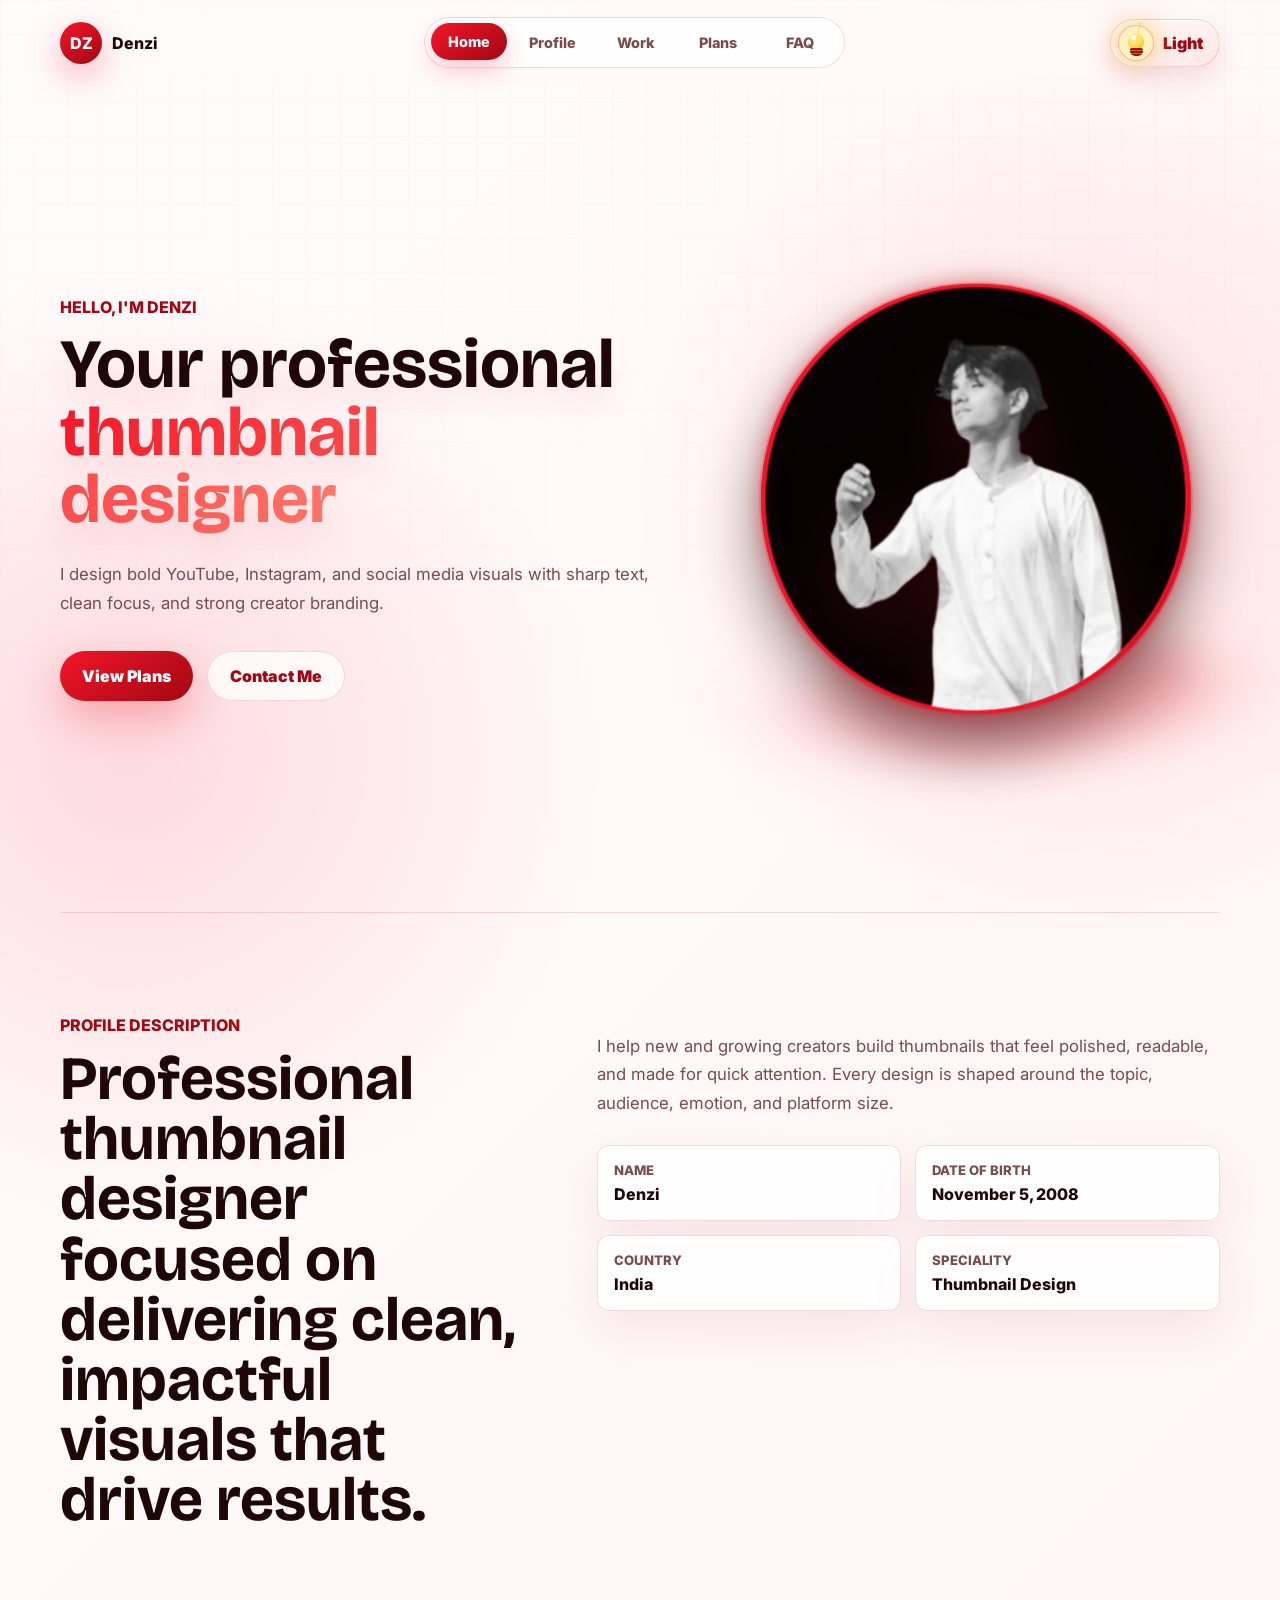
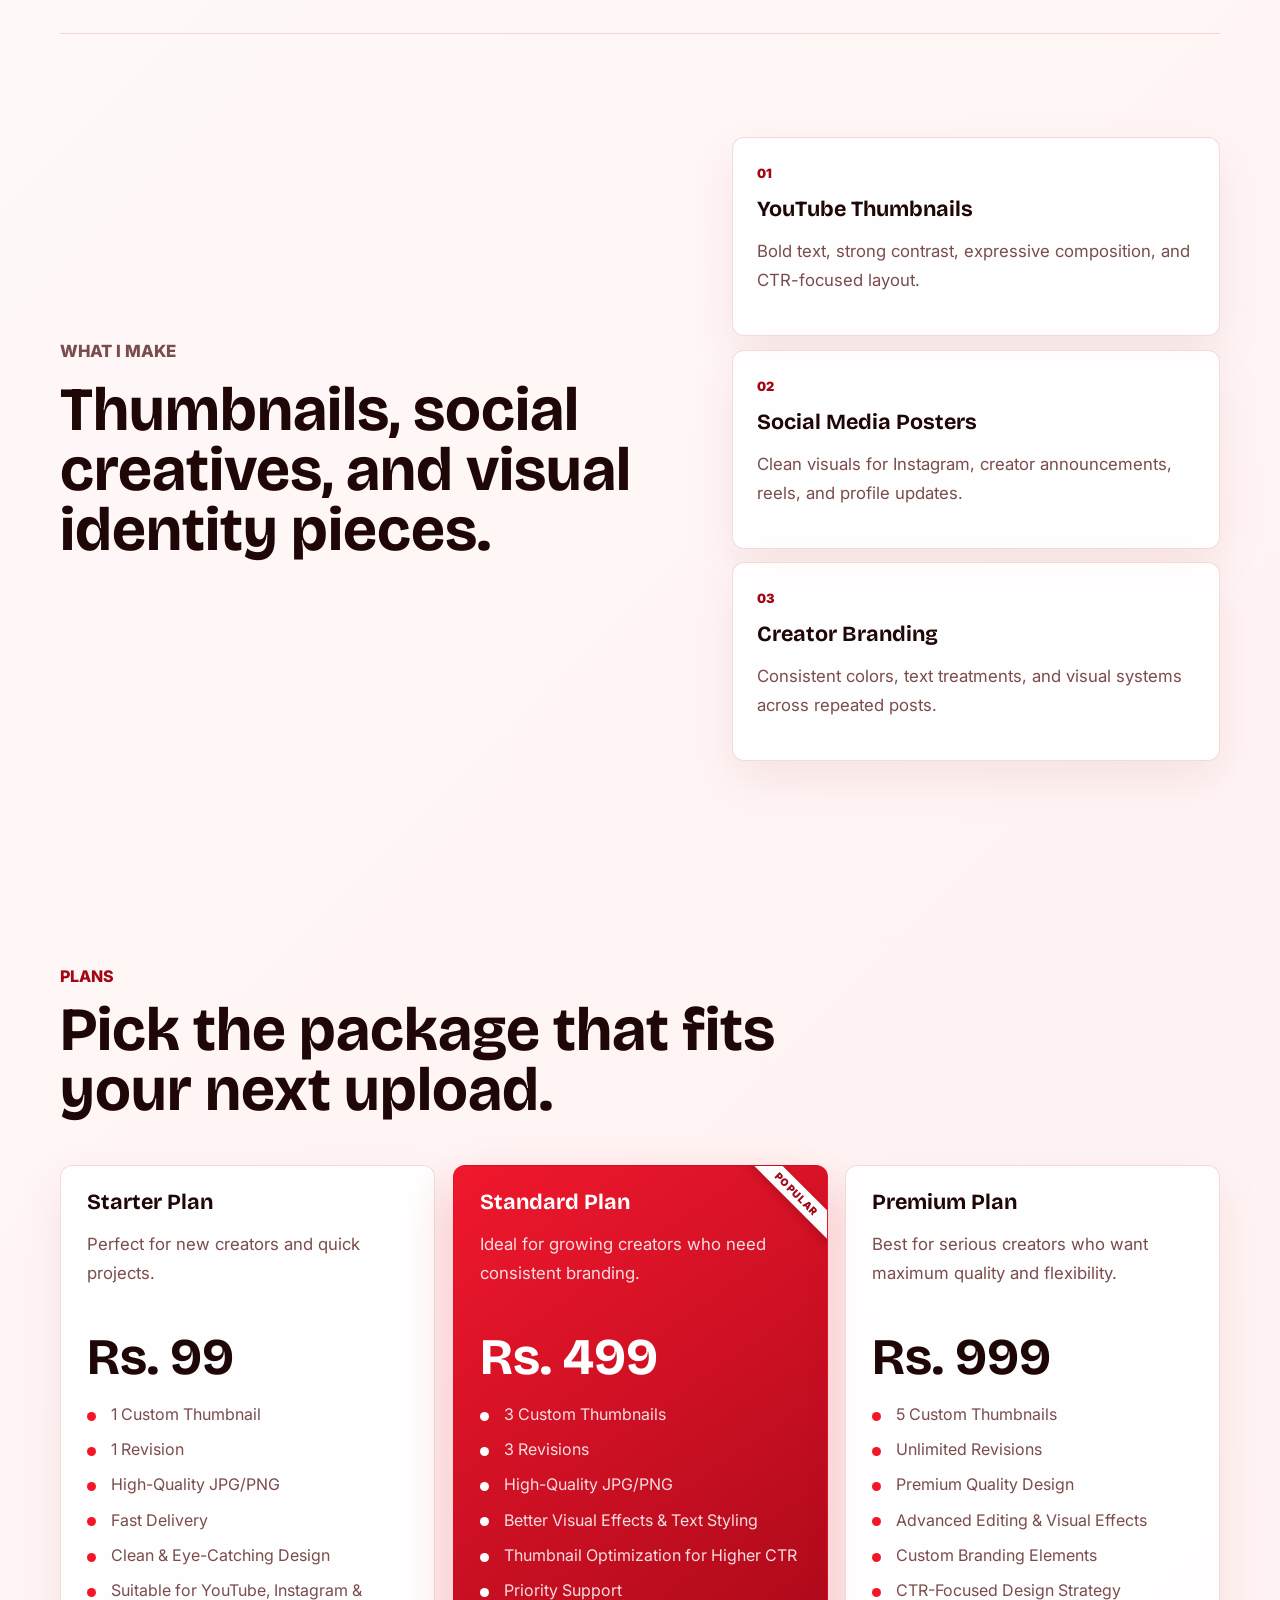
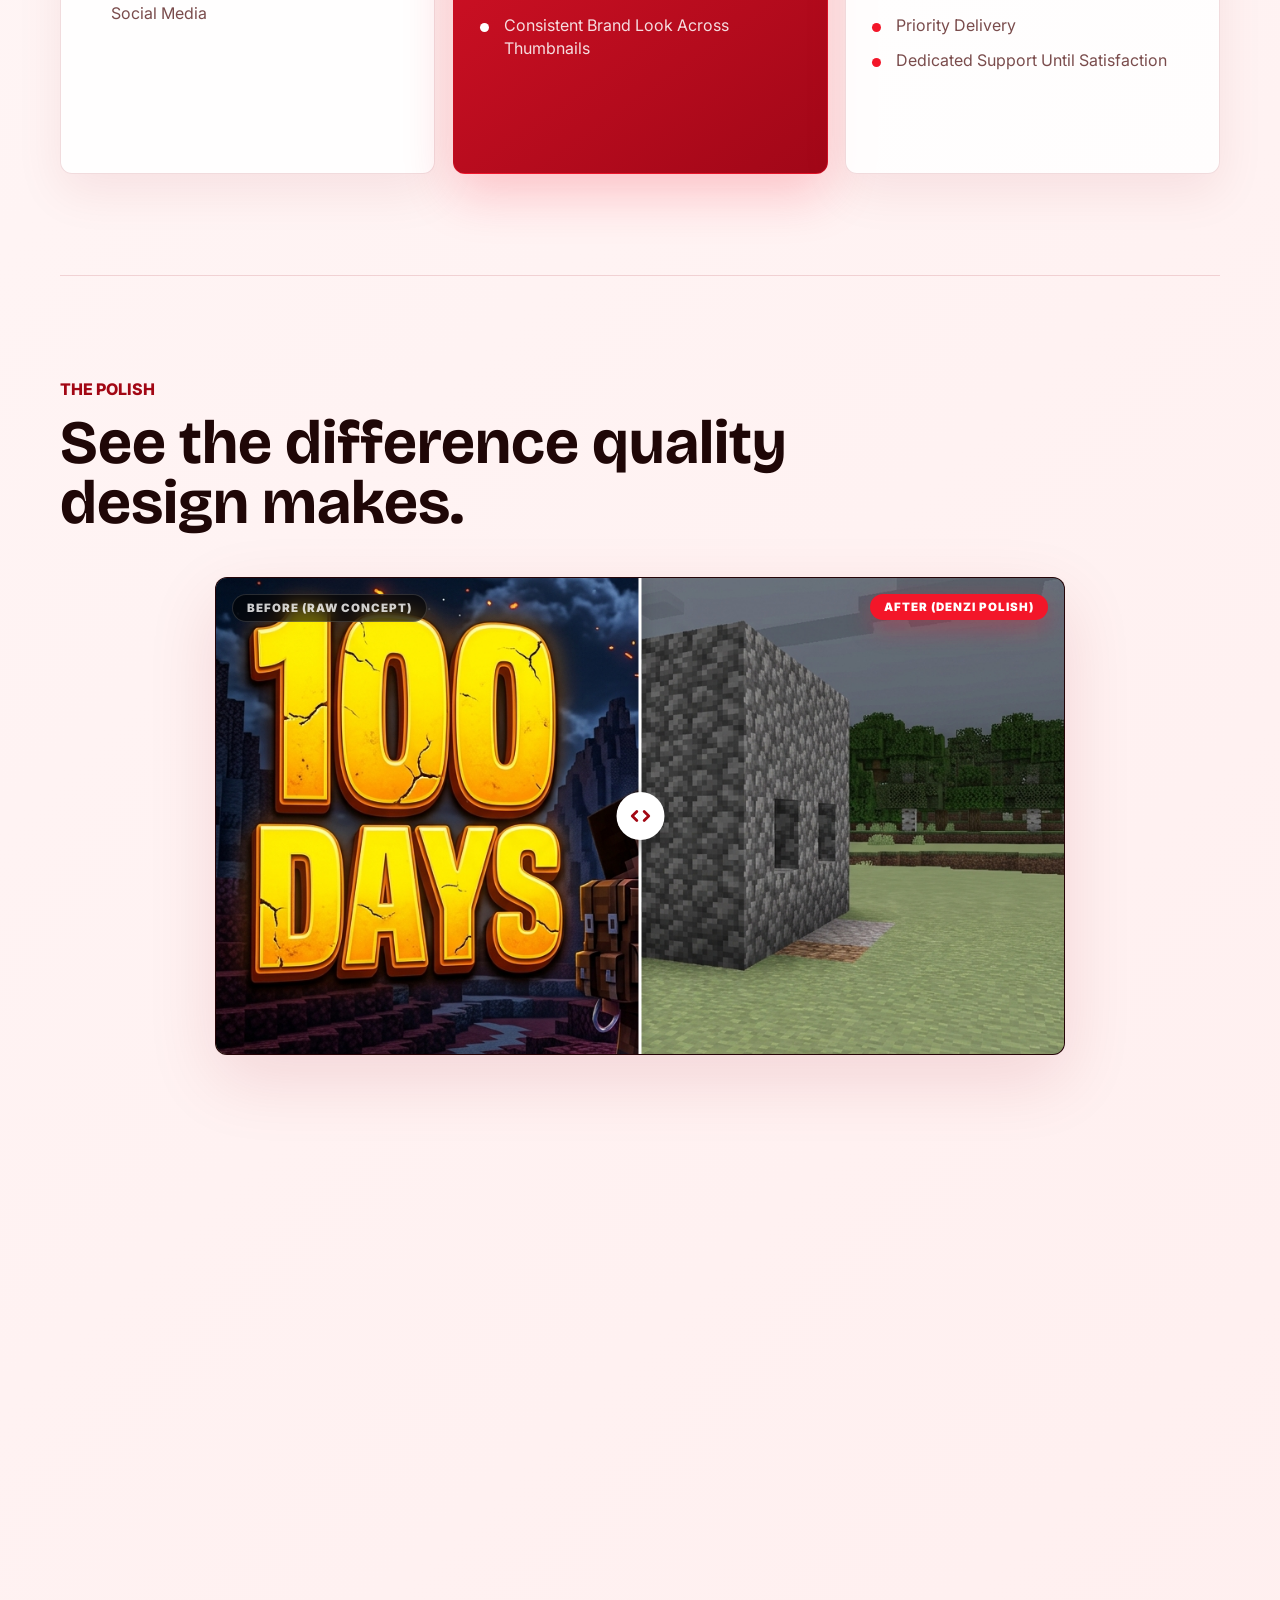
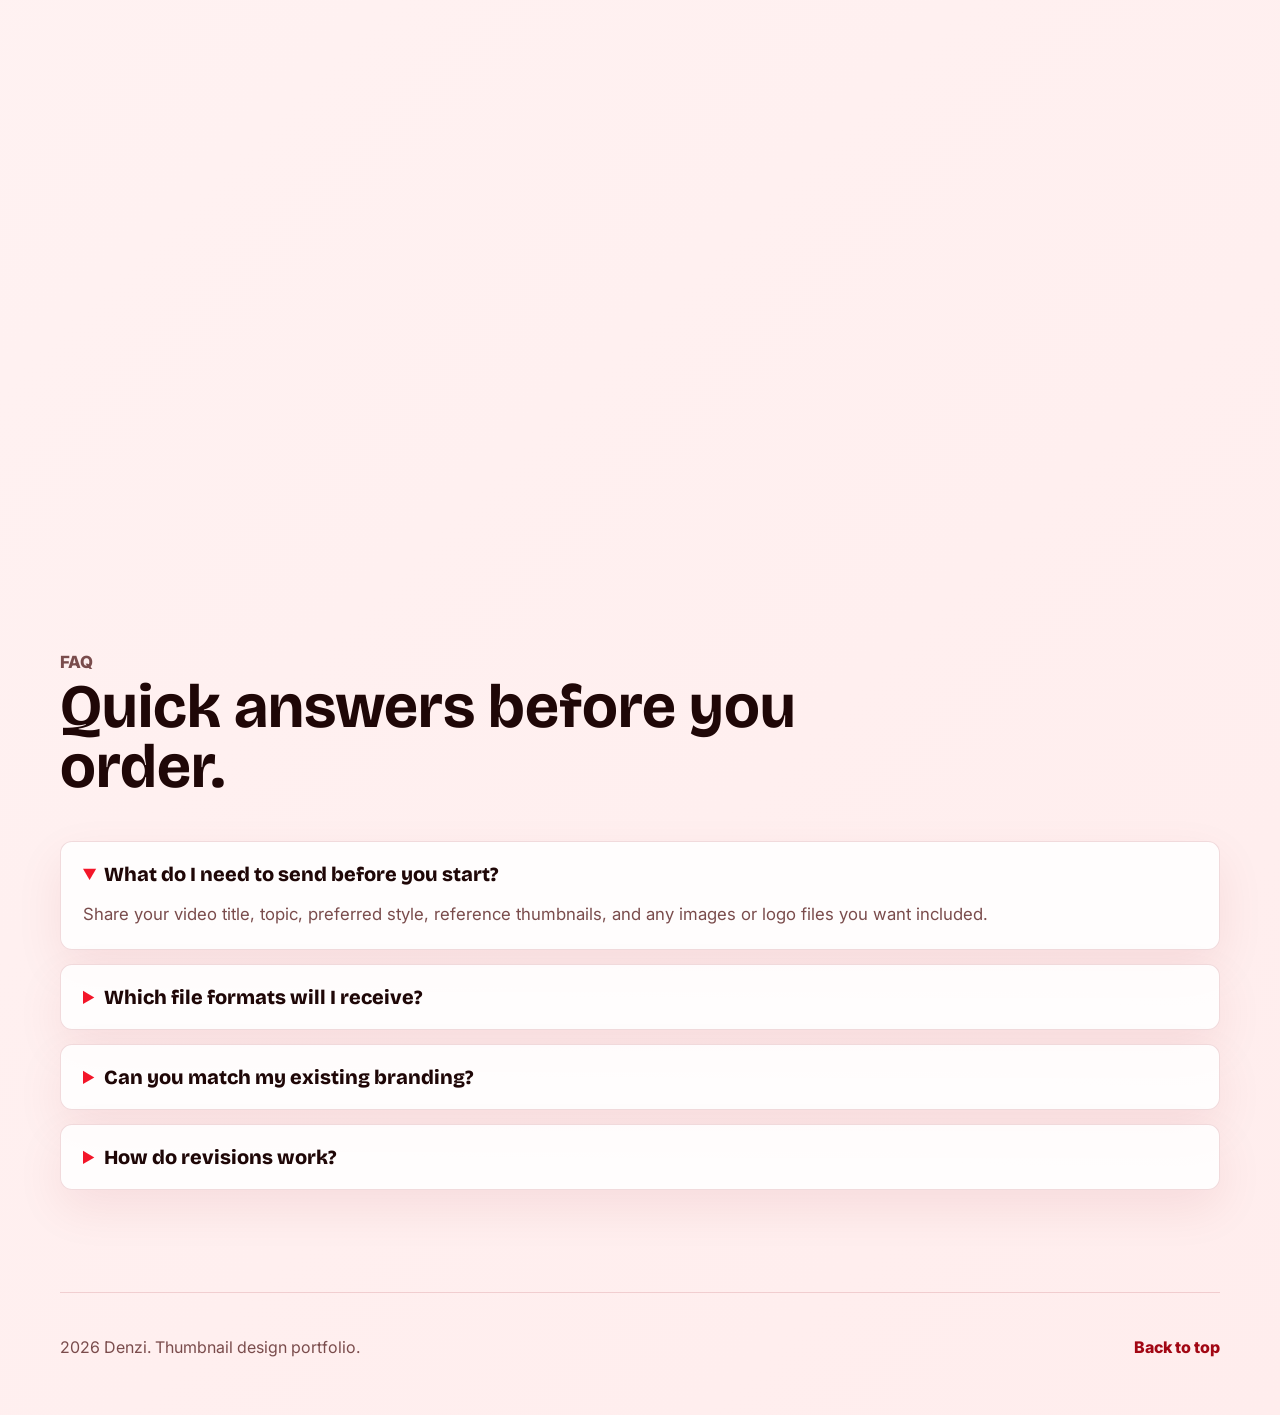
<file: index.html>
<!DOCTYPE html>
<html lang="en">
  <head>
    <meta charset="UTF-8" />
    <meta name="viewport" content="width=device-width, initial-scale=1.0" />
    <title>Denzi | Thumbnail Designer</title>
    <meta
      name="description"
      content="Denzi's responsive portfolio for custom thumbnails, creator visuals, pricing plans, and contact."
    />
    <link rel="preconnect" href="https://fonts.googleapis.com" />
    <link rel="preconnect" href="https://fonts.gstatic.com" crossorigin />
    <link
      href="https://fonts.googleapis.com/css2?family=Bricolage+Grotesque:wght@500;600;700;800&family=Inter:wght@400;500;600;700;800&display=swap"
      rel="stylesheet"
    />
    <link rel="stylesheet" href="styles.css" />
  </head>
  <body>
    <header class="site-header" id="top">
      <a class="brand" href="#home" aria-label="Go to home">
        <span class="brand-mark">DZ</span>
        <span>Denzi</span>
      </a>
      <nav class="nav-links" aria-label="Primary navigation">
        <a class="is-active" href="#home">Home</a>
        <a href="#profile">Profile</a>
        <a href="#work">Work</a>
        <a href="#plans">Plans</a>
        <a href="#faq">FAQ</a>
      </nav>
      <div class="header-actions">
        <button class="theme-toggle" type="button" aria-label="Switch to dark theme">
          <span class="bulb" aria-hidden="true">
            <span class="bulb-glass"></span>
            <span class="bulb-base"></span>
            <span class="bulb-rays"></span>
          </span>
          <span class="theme-label">Light</span>
        </button>
        <button class="menu-button" type="button" aria-label="Open menu" aria-expanded="false">
          <span></span>
          <span></span>
        </button>
      </div>
    </header>

    <main>
      <section class="hero section-grid page-section" id="home">
        <div class="hero-copy scroll-3d">
          <p class="intro-line">Hello, I'm Denzi</p>
          <h1>Your professional <span class="gradient-text">thumbnail designer</span></h1>
          <p>
            I design bold YouTube, Instagram, and social media visuals with sharp text,
            clean focus, and strong creator branding.
          </p>
          <div class="hero-actions">
            <a class="button primary" href="#plans">View Plans</a>
            <a class="button ghost" href="#contact">Contact Me</a>
          </div>
        </div>

        <div class="portrait-wrap scroll-3d" aria-label="Portrait of Denzi">
          <div class="halo"></div>
          <div class="portrait-logo">
            <img src="assets/portrait.png" alt="Denzi portrait" />
          </div>
        </div>
      </section>

      <section class="profile-panel page-section" id="profile" aria-labelledby="profile-title">
        <div class="scroll-3d">
          <p class="section-label">Profile Description</p>
          <h2 id="profile-title">
            Professional thumbnail designer focused on delivering clean, impactful visuals that
            drive results.
          </h2>
        </div>
        <div class="profile-content scroll-3d">
          <p>
            I help new and growing creators build thumbnails that feel polished, readable, and
            made for quick attention. Every design is shaped around the topic, audience, emotion,
            and platform size.
          </p>
          <dl class="bio-list">
            <div>
              <dt>Name</dt>
              <dd>Denzi</dd>
            </div>
            <div>
              <dt>Date of Birth</dt>
              <dd>November 5, 2008</dd>
            </div>
            <div>
              <dt>Country</dt>
              <dd>India</dd>
            </div>
            <div>
              <dt>Speciality</dt>
              <dd>Thumbnail Design</dd>
            </div>
          </dl>
        </div>
      </section>

      <section class="services section-grid page-section" aria-labelledby="services-title">
        <div class="scroll-3d">
          <p class="section-label">What I Make</p>
          <h2 id="services-title">Thumbnails, social creatives, and visual identity pieces.</h2>
        </div>
        <div class="service-list">
          <article class="scroll-3d">
            <span>01</span>
            <h3>YouTube Thumbnails</h3>
            <p>Bold text, strong contrast, expressive composition, and CTR-focused layout.</p>
          </article>
          <article class="scroll-3d">
            <span>02</span>
            <h3>Social Media Posters</h3>
            <p>Clean visuals for Instagram, creator announcements, reels, and profile updates.</p>
          </article>
          <article class="scroll-3d">
            <span>03</span>
            <h3>Creator Branding</h3>
            <p>Consistent colors, text treatments, and visual systems across repeated posts.</p>
          </article>
        </div>
      </section>

      <section class="plans page-section" id="plans" aria-labelledby="plans-title">
        <div class="section-heading scroll-3d">
          <p class="section-label">Plans</p>
          <h2 id="plans-title">Pick the package that fits your next upload.</h2>
        </div>
        <div class="plan-grid">
          <article class="plan-card tilt-card scroll-3d" data-plan="Starter Plan" data-price="Rs. 99">
            <div class="plan-top">
              <h3>Starter Plan</h3>
              <p>Perfect for new creators and quick projects.</p>
            </div>
            <strong>Rs. 99</strong>
            <ul>
              <li>1 Custom Thumbnail</li>
              <li>1 Revision</li>
              <li>High-Quality JPG/PNG</li>
              <li>Fast Delivery</li>
              <li>Clean &amp; Eye-Catching Design</li>
              <li>Suitable for YouTube, Instagram &amp; Social Media</li>
            </ul>
            <button class="get-button" type="button">GET</button>
          </article>

          <article class="plan-card featured tilt-card scroll-3d" data-plan="Standard Plan" data-price="Rs. 499">
            <div class="plan-top">
              <h3>Standard Plan</h3>
              <p>Ideal for growing creators who need consistent branding.</p>
            </div>
            <strong>Rs. 499</strong>
            <ul>
              <li>3 Custom Thumbnails</li>
              <li>3 Revisions</li>
              <li>High-Quality JPG/PNG</li>
              <li>Better Visual Effects &amp; Text Styling</li>
              <li>Thumbnail Optimization for Higher CTR</li>
              <li>Priority Support</li>
              <li>Consistent Brand Look Across Thumbnails</li>
            </ul>
            <button class="get-button" type="button">GET</button>
          </article>

          <article class="plan-card tilt-card scroll-3d" data-plan="Premium Plan" data-price="Rs. 999">
            <div class="plan-top">
              <h3>Premium Plan</h3>
              <p>Best for serious creators who want maximum quality and flexibility.</p>
            </div>
            <strong>Rs. 999</strong>
            <ul>
              <li>5 Custom Thumbnails</li>
              <li>Unlimited Revisions</li>
              <li>Premium Quality Design</li>
              <li>Advanced Editing &amp; Visual Effects</li>
              <li>Custom Branding Elements</li>
              <li>CTR-Focused Design Strategy</li>
              <li>Priority Delivery</li>
              <li>Dedicated Support Until Satisfaction</li>
            </ul>
            <button class="get-button" type="button">GET</button>
          </article>
        </div>
      </section>

      <!-- Interactive Before/After Showcase Section -->
      <section class="before-after page-section" id="comparison" aria-labelledby="comparison-title">
        <div class="section-heading scroll-3d">
          <p class="section-label">The Polish</p>
          <h2 id="comparison-title">See the difference quality design makes.</h2>
        </div>
        <div class="comparison-container scroll-3d">
          <div class="ba-slider">
            <!-- Before Image (Dull Concept) -->
            <img class="ba-image ba-before" src="assets/minecraft-before.png" alt="Raw unstyled Minecraft layout concept" />
            <!-- After Image (Polished High-Impact) -->
            <img class="ba-image ba-after" src="assets/minecraft-after.png" alt="Finished professional Denzi Minecraft thumbnail" />
            
            <!-- Label Badges -->
            <span class="ba-label ba-label-before">Before (Raw Concept)</span>
            <span class="ba-label ba-label-after">After (Denzi Polish)</span>
            
            <!-- Handle -->
            <div class="ba-handle">
              <div class="ba-handle-button">
                <svg viewBox="0 0 24 24" fill="none" stroke="currentColor" stroke-width="3" stroke-linecap="round" stroke-linejoin="round">
                  <polyline points="8 17 3 12 8 7"></polyline>
                  <polyline points="16 17 21 12 16 7"></polyline>
                </svg>
              </div>
            </div>
            
            <!-- Slider range input control -->
            <input type="range" min="0" max="100" value="50" class="ba-range" aria-label="Before/After drag slider" />
          </div>
        </div>
      </section>

      <!-- Work Portfolio Section -->
      <section class="work page-section" id="work" aria-labelledby="work-title">
        <div class="section-heading scroll-3d">
          <p class="section-label">My Projects</p>
          <h2 id="work-title">Proven high-CTR creator thumbnails.</h2>
        </div>
        <div class="project-open scroll-3d">
          <article class="project-card tilt-card" data-plan="Premium Plan" data-price="Rs. 999">
            <img src="assets/minecraft-after.png" alt="Minecraft survival YouTube thumbnail" />
            <div class="project-card-overlay">
              <span class="project-badge">Gaming</span>
              <h3>100 Days Survival Challenge</h3>
              <div class="project-stats">
                <svg xmlns="http://www.w3.org/2000/svg" fill="none" viewBox="0 0 24 24" stroke-width="2.5" stroke="currentColor">
                  <path stroke-linecap="round" stroke-linejoin="round" d="M2.25 18L9 11.25l4.5 4.5L21.75 7.5M21.75 7.5H14M21.75 7.5v7.75" />
                </svg>
                <span>CTR Improvement: +14.2%</span>
              </div>
            </div>
          </article>
          
          <article class="project-card tilt-card" data-plan="Standard Plan" data-price="Rs. 499">
            <img src="assets/work-podcast.png" alt="Professional podcast talk show thumbnail" />
            <div class="thumbnail-text-overlay">
              <span class="thumbnail-word yellow">THE DEEP</span>
              <span class="thumbnail-word white">TALK</span>
            </div>
            <div class="project-card-overlay">
              <span class="project-badge">Podcast</span>
              <h3>The Deep Talk - Interview Series</h3>
              <div class="project-stats">
                <svg xmlns="http://www.w3.org/2000/svg" fill="none" viewBox="0 0 24 24" stroke-width="2.5" stroke="currentColor">
                  <path stroke-linecap="round" stroke-linejoin="round" d="M2.25 18L9 11.25l4.5 4.5L21.75 7.5M21.75 7.5H14M21.75 7.5v7.75" />
                </svg>
                <span>CTR Improvement: +12.4%</span>
              </div>
            </div>
          </article>
          
          <article class="project-card tilt-card" data-plan="Premium Plan" data-price="Rs. 999">
            <img src="assets/work-documentary.png" alt="Cinematic travel and history documentary thumbnail" />
            <div class="thumbnail-text-overlay">
              <span class="thumbnail-word white">LOST</span>
              <span class="thumbnail-word red">CIV</span>
            </div>
            <div class="project-card-overlay">
              <span class="project-badge">Documentary</span>
              <h3>Lost Civ - Historical Investigation</h3>
              <div class="project-stats">
                <svg xmlns="http://www.w3.org/2000/svg" fill="none" viewBox="0 0 24 24" stroke-width="2.5" stroke="currentColor">
                  <path stroke-linecap="round" stroke-linejoin="round" d="M2.25 18L9 11.25l4.5 4.5L21.75 7.5M21.75 7.5H14M21.75 7.5v7.75" />
                </svg>
                <span>CTR Improvement: +15.8%</span>
              </div>
            </div>
          </article>
        </div>
      </section>

      <section class="contact section-grid page-section" id="contact" aria-labelledby="contact-title">
        <div class="scroll-3d">
          <p class="section-label">Contact</p>
          <h2 id="contact-title">Ready for your next thumbnail?</h2>
        </div>
        <div class="contact-card scroll-3d">
          <a href="mailto:axaaann07@gmail.com">axaaann07@gmail.com</a>
        </div>
      </section>

      <section class="faq page-section" id="faq" aria-labelledby="faq-title">
        <div class="section-heading scroll-3d">
          <p class="section-label">FAQ</p>
          <h2 id="faq-title">Quick answers before you order.</h2>
        </div>
        <div class="faq-list">
          <details class="scroll-3d" open>
            <summary>What do I need to send before you start?</summary>
            <p>Share your video title, topic, preferred style, reference thumbnails, and any images or logo files you want included.</p>
          </details>
          <details class="scroll-3d">
            <summary>Which file formats will I receive?</summary>
            <p>You will receive high-quality JPG or PNG files suitable for YouTube, Instagram, and social media posting.</p>
          </details>
          <details class="scroll-3d">
            <summary>Can you match my existing branding?</summary>
            <p>Yes. The Standard and Premium plans are best when you want a consistent brand look across multiple thumbnails.</p>
          </details>
          <details class="scroll-3d">
            <summary>How do revisions work?</summary>
            <p>Revision count depends on the plan. Premium includes unlimited revisions until the design feels right for your project.</p>
          </details>
        </div>
      </section>
    </main>

    <div class="plan-modal" aria-hidden="true">
      <div class="modal-backdrop" data-close-modal></div>
      <section class="modal-page" role="dialog" aria-modal="true" aria-labelledby="modal-title">
        <button class="modal-close" type="button" aria-label="Close plan page" data-close-modal>Close</button>
        <p class="section-label">Selected Plan</p>
        <h2 id="modal-title">Starter Plan</h2>
        <strong id="modal-price">Rs. 99</strong>
        <p id="modal-description">
          Send your brief to Denzi and mention this plan name. Your order details can be confirmed over email.
        </p>
        <a class="button primary" id="modal-mail" href="mailto:axaaann07@gmail.com">Continue by Email</a>
      </section>
    </div>

    <footer>
      <p>2026 Denzi. Thumbnail design portfolio.</p>
      <a href="#home">Back to top</a>
    </footer>

    <script src="script.js"></script>
  </body>
</html>
</file>
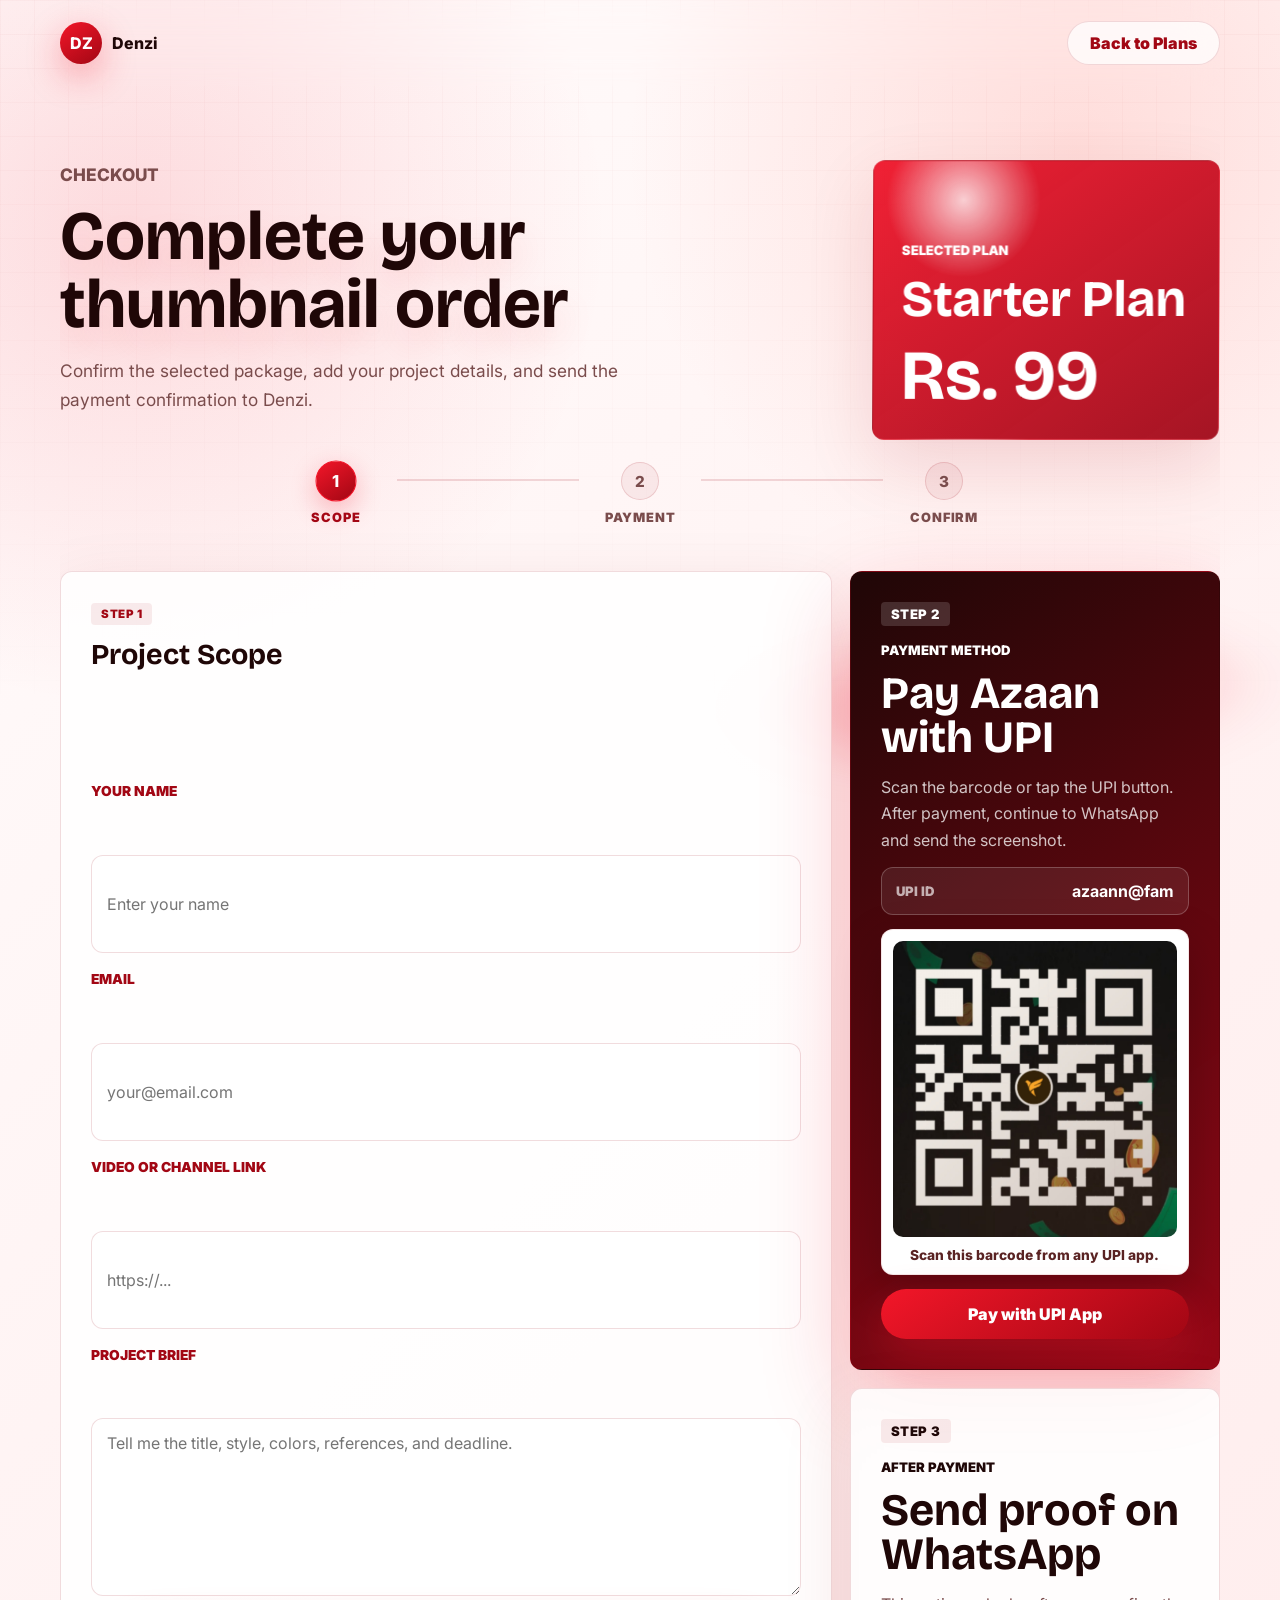
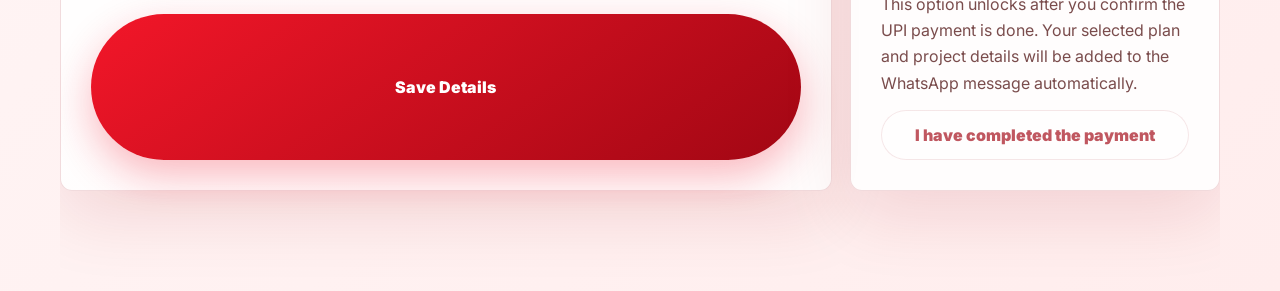
<file: payment.html>
<!DOCTYPE html>
<html lang="en">
  <head>
    <meta charset="UTF-8" />
    <meta name="viewport" content="width=device-width, initial-scale=1.0" />
    <title>Payment | Denzi</title>
    <meta name="description" content="Payment page for Denzi thumbnail design plans." />
    <link rel="preconnect" href="https://fonts.googleapis.com" />
    <link rel="preconnect" href="https://fonts.gstatic.com" crossorigin />
    <link
      href="https://fonts.googleapis.com/css2?family=Bricolage+Grotesque:wght@500;600;700;800&family=Inter:wght@400;500;600;700;800&display=swap"
      rel="stylesheet"
    />
    <link rel="stylesheet" href="styles.css" />
  </head>
  <body class="payment-body">
    <header class="site-header payment-header">
      <a class="brand" href="index.html#plans" aria-label="Back to plans">
        <span class="brand-mark">DZ</span>
        <span>Denzi</span>
      </a>
      <a class="button ghost payment-back" href="index.html#plans">Back to Plans</a>
    </header>

    <main class="payment-shell">
      <section class="payment-hero scroll-3d is-visible" aria-labelledby="payment-title">
        <div>
          <p class="section-label">Checkout</p>
          <h1 id="payment-title">Complete your thumbnail order</h1>
          <p>
            Confirm the selected package, add your project details, and send the payment
            confirmation to Denzi.
          </p>
        </div>

        <aside class="payment-summary">
          <span>Selected Plan</span>
          <h2 id="selected-plan">Starter Plan</h2>
          <strong id="selected-price">Rs. 99</strong>
        </aside>
      </section>

      <!-- Step indicators -->
      <div class="checkout-steps scroll-3d is-visible">
        <div class="step-item active" id="step-1-indicator">
          <span class="step-number">1</span>
          <span class="step-text">Scope</span>
        </div>
        <div class="step-divider"></div>
        <div class="step-item" id="step-2-indicator">
          <span class="step-number">2</span>
          <span class="step-text">Payment</span>
        </div>
        <div class="step-divider"></div>
        <div class="step-item" id="step-3-indicator">
          <span class="step-number">3</span>
          <span class="step-text">Confirm</span>
        </div>
      </div>

      <section class="checkout-grid">
        <form class="payment-form" id="payment-form">
          <div>
            <span class="step-header-label">Step 1</span>
            <h2 style="font-size: 1.8rem; margin-top: 4px;">Project Scope</h2>
          </div>
          <div class="form-row">
            <label for="client-name">Your Name</label>
            <input id="client-name" name="client-name" type="text" placeholder="Enter your name" required />
          </div>
          <div class="form-row">
            <label for="client-email">Email</label>
            <input id="client-email" name="client-email" type="email" placeholder="your@email.com" required />
          </div>
          <div class="form-row">
            <label for="project-link">Video or Channel Link</label>
            <input id="project-link" name="project-link" type="url" placeholder="https://..." required />
          </div>
          <div class="form-row">
            <label for="project-brief">Project Brief</label>
            <textarea
              id="project-brief"
              name="project-brief"
              rows="5"
              placeholder="Tell me the title, style, colors, references, and deadline."
              required
            ></textarea>
          </div>
          <button class="button primary" type="submit">Save Details</button>
        </form>

        <aside class="payment-methods">
          <div class="payment-card hot-card">
            <div>
              <span class="step-header-label" style="background: rgba(255, 255, 255, 0.15); color: white;">Step 2</span>
              <span style="display: block; margin-top: 4px;">Payment Method</span>
            </div>
            <h2>Pay Azaan with UPI</h2>
            <p>
              Scan the barcode or tap the UPI button. After payment, continue to WhatsApp and
              send the screenshot.
            </p>
            <div class="upi-meta">
              <span>UPI ID</span>
              <strong>azaann@fam</strong>
            </div>
            <figure class="qr-frame">
              <img src="assets/payment-qr.png" alt="Azaan UPI payment barcode" />
              <figcaption>Scan this barcode from any UPI app.</figcaption>
            </figure>
            <a class="button primary pay-upi-button" id="pay-upi" href="#">Pay with UPI App</a>
          </div>
          <div class="payment-card">
            <div>
              <span class="step-header-label">Step 3</span>
              <span style="display: block; margin-top: 4px;">After Payment</span>
            </div>
            <h2>Send proof on WhatsApp</h2>
            <p>
              This option unlocks after you confirm the UPI payment is done. Your selected plan
              and project details will be added to the WhatsApp message automatically.
            </p>
            <button class="button paid-button" id="payment-done" type="button" disabled>
              I have completed the payment
            </button>
            <button class="button whatsapp-button is-hidden" id="whatsapp-confirm" type="button">
              I have paid, continue to WhatsApp
            </button>
          </div>
        </aside>
      </section>
    </main>

    <script src="payment.js"></script>
  </body>
</html>
</file>
<file: styles.css>
:root {
  --bg: #fff4f4;
  --ink: #1f0707;
  --muted: #7a4c4c;
  --red-hsl: 355, 90%, 52%;
  --red: hsl(var(--red-hsl));
  --red-deep-hsl: 355, 92%, 33%;
  --red-deep: hsl(var(--red-deep-hsl));
  --coral-hsl: 6, 100%, 72%;
  --coral: hsl(var(--coral-hsl));
  --cream: #fff9f7;
  --panel: rgba(255, 255, 255, 0.85);
  --line: rgba(159, 7, 23, 0.14);
  --shadow: 0 24px 70px rgba(159, 7, 23, 0.12);
  --hot-shadow: 0 30px 90px rgba(240, 24, 45, 0.24);
  --radius: 12px;
  --max: 1160px;
}

body[data-theme="dark"] {
  --bg: #090102;
  --ink: #fff6f2;
  --muted: #e2aaa3;
  --cream: #180507;
  --panel: rgba(25, 5, 7, 0.78);
  --line: rgba(255, 122, 111, 0.16);
  --shadow: 0 28px 80px rgba(0, 0, 0, 0.5);
  --hot-shadow: 0 30px 100px rgba(240, 24, 45, 0.38);
}

* {
  box-sizing: border-box;
}

html {
  scroll-behavior: smooth;
  scroll-padding-top: 100px;
}

body {
  margin: 0;
  color: var(--ink);
  font-family: "Inter", Arial, sans-serif;
  background:
    radial-gradient(circle at 10% 12%, rgba(240, 24, 45, 0.14), transparent 30rem),
    radial-gradient(circle at 84% 8%, rgba(255, 122, 111, 0.2), transparent 28rem),
    linear-gradient(135deg, #fffcfc 0%, var(--bg) 46%, #ffeded 100%);
}

body[data-theme="dark"] {
  background:
    radial-gradient(circle at 16% 10%, rgba(240, 24, 45, 0.22), transparent 30rem),
    radial-gradient(circle at 82% 12%, rgba(255, 122, 111, 0.14), transparent 26rem),
    radial-gradient(circle at 50% 50%, rgba(240, 24, 45, 0.04), transparent 40rem),
    linear-gradient(135deg, #050001 0%, var(--bg) 52%, #180305 100%);
}

body::before {
  content: "";
  position: fixed;
  inset: 0;
  z-index: -1;
  opacity: 0.14;
  background-image:
    linear-gradient(rgba(159, 7, 23, 0.18) 1px, transparent 1px),
    linear-gradient(90deg, rgba(159, 7, 23, 0.18) 1px, transparent 1px);
  background-size: 34px 34px;
  mask-image: linear-gradient(to bottom, black, transparent 90%);
}

body::after {
  content: "";
  position: fixed;
  inset: auto 5vw 7vh auto;
  z-index: -1;
  width: min(36vw, 420px);
  aspect-ratio: 1.5;
  border-radius: 50%;
  background: rgba(240, 24, 45, 0.22);
  filter: blur(52px);
  transform: rotateX(64deg) rotateZ(-18deg);
}

a {
  color: inherit;
  text-decoration: none;
}

button {
  font: inherit;
}

img {
  display: block;
  max-width: 100%;
}

.site-header {
  position: sticky;
  top: 0;
  z-index: 20;
  display: flex;
  align-items: center;
  justify-content: space-between;
  width: min(var(--max), calc(100% - 32px));
  min-height: 86px;
  margin: 0 auto;
  padding: 12px 0;
  backdrop-filter: blur(20px);
  -webkit-backdrop-filter: blur(20px);
  border-bottom: 1px solid transparent;
  transition: min-height 0.3s cubic-bezier(0.2, 0.8, 0.2, 1), padding 0.3s cubic-bezier(0.2, 0.8, 0.2, 1), border-bottom 0.3s ease;
}

.site-header.header-shrunk {
  min-height: 68px;
  border-bottom: 1px solid var(--line);
}

.brand,
.nav-links,
.header-actions,
.hero-actions,
.contact-card,
footer {
  display: flex;
  align-items: center;
}

.brand {
  gap: 10px;
  font-weight: 800;
}

.brand-mark {
  display: grid;
  width: 42px;
  height: 42px;
  place-items: center;
  color: white;
  border-radius: 50%;
  background: linear-gradient(145deg, var(--red), var(--red-deep));
  box-shadow: 0 12px 34px rgba(240, 24, 45, 0.34);
}

.nav-links {
  gap: 6px;
  padding: 6px;
  border: 1px solid var(--line);
  border-radius: 999px;
  background: rgba(255, 255, 255, 0.7);
  backdrop-filter: blur(10px);
  -webkit-backdrop-filter: blur(10px);
}

body[data-theme="dark"] .nav-links {
  background: rgba(25, 5, 7, 0.6);
}

.nav-links a {
  min-width: 76px;
  padding: 10px 16px;
  border-radius: 999px;
  color: var(--muted);
  font-size: 0.9rem;
  font-weight: 800;
  text-align: center;
  transition: color 180ms ease, background 180ms ease, transform 180ms ease;
}

.nav-links a:hover,
.nav-links a:focus-visible,
.nav-links a.is-active {
  color: white;
  background: linear-gradient(145deg, var(--red), var(--red-deep));
  box-shadow: 0 10px 24px rgba(240, 24, 45, 0.24);
  transform: translateY(-1px);
}

.menu-button {
  display: none;
  width: 44px;
  height: 44px;
  border: 1px solid var(--line);
  border-radius: 50%;
  background: white;
}

.header-actions {
  gap: 10px;
}

.theme-toggle {
  position: relative;
  display: inline-flex;
  align-items: center;
  gap: 10px;
  min-height: 46px;
  padding: 6px 14px 6px 8px;
  border: 1px solid var(--line);
  border-radius: 999px;
  color: var(--red-deep);
  font-weight: 900;
  background:
    linear-gradient(145deg, rgba(255, 255, 255, 0.92), rgba(255, 225, 220, 0.78));
  box-shadow:
    inset 0 1px 0 rgba(255, 255, 255, 0.8),
    0 12px 28px rgba(159, 7, 23, 0.12);
  cursor: pointer;
  transition: transform 180ms ease, box-shadow 180ms ease, background 180ms ease;
}

.theme-toggle:hover,
.theme-toggle:focus-visible {
  transform: translateY(-1px);
  box-shadow:
    inset 0 1px 0 rgba(255, 255, 255, 0.8),
    0 16px 38px rgba(240, 24, 45, 0.2);
}

.bulb {
  position: relative;
  display: grid;
  width: 34px;
  height: 34px;
  place-items: center;
  border-radius: 50%;
  background: #fff2c1;
  box-shadow:
    0 0 0 1px rgba(240, 24, 45, 0.22),
    0 0 20px rgba(255, 215, 92, 0.84),
    0 0 36px rgba(255, 89, 47, 0.34);
}

.bulb-glass {
  position: absolute;
  top: 7px;
  width: 16px;
  height: 17px;
  border-radius: 50% 50% 42% 42%;
  background:
    radial-gradient(circle at 35% 28%, #fff 0 16%, transparent 17%),
    linear-gradient(145deg, #fff8a8, #ffcf33);
  box-shadow: inset 0 -2px 4px rgba(159, 97, 0, 0.2);
}

.bulb-base {
  position: absolute;
  top: 22px;
  width: 13px;
  height: 8px;
  border-radius: 2px 2px 5px 5px;
  background:
    repeating-linear-gradient(to bottom, #8b1a12 0 2px, #f04a33 2px 3px);
}

.bulb-rays {
  position: absolute;
  inset: -5px;
  border-radius: 50%;
  background:
    conic-gradient(from 0deg, transparent 0 10deg, rgba(255, 211, 72, 0.9) 10deg 15deg, transparent 15deg 45deg);
  opacity: 0.78;
  animation: bulbPulse 1.9s ease-in-out infinite;
}

.theme-label {
  min-width: 42px;
  text-align: left;
}

body[data-theme="dark"] .theme-toggle,
body[data-theme="dark"] .menu-button,
body[data-theme="dark"] .nav-links {
  background: rgba(39, 8, 11, 0.78);
}

body[data-theme="dark"] .theme-toggle {
  color: #ffd8d3;
  box-shadow:
    inset 0 1px 0 rgba(255, 255, 255, 0.08),
    0 12px 28px rgba(0, 0, 0, 0.22);
}

body[data-theme="dark"] .bulb {
  background: #1a0808;
  box-shadow:
    0 0 0 1px rgba(255, 122, 111, 0.24),
    inset 0 0 16px rgba(0, 0, 0, 0.58);
}

body[data-theme="dark"] .bulb-glass {
  background:
    radial-gradient(circle at 35% 28%, rgba(255, 255, 255, 0.5) 0 12%, transparent 13%),
    linear-gradient(145deg, #5f2020, #1e0808);
  box-shadow: inset 0 -3px 8px rgba(0, 0, 0, 0.44);
}

body[data-theme="dark"] .bulb-base {
  background:
    repeating-linear-gradient(to bottom, #3a0a0a 0 2px, #832018 2px 3px);
}

body[data-theme="dark"] .bulb-rays {
  opacity: 0;
  animation: none;
}

.menu-button span {
  display: block;
  width: 18px;
  height: 2px;
  margin: 5px auto;
  background: var(--ink);
}

main {
  overflow: hidden;
  perspective: 1200px;
}

.section-grid,
.profile-panel,
.plans,
.work,
.faq {
  width: min(var(--max), calc(100% - 32px));
  margin: 0 auto;
}

.section-grid {
  display: grid;
  grid-template-columns: minmax(0, 1fr) minmax(320px, 0.82fr);
  gap: clamp(28px, 6vw, 86px);
  align-items: center;
}

.hero {
  min-height: calc(100svh - 74px);
  padding: clamp(42px, 7vw, 88px) 0;
}

.intro-line,
.section-label {
  margin: 0 0 14px;
  color: var(--red-deep);
  font-weight: 800;
  letter-spacing: 0;
  text-transform: uppercase;
}

h1,
h2,
h3,
p {
  overflow-wrap: anywhere;
}

h1,
h2,
h3 {
  font-family: "Bricolage Grotesque", "Inter", sans-serif;
  line-height: 0.98;
}

h1 {
  max-width: 820px;
  margin: 0;
  font-size: clamp(2.3rem, 5.4vw, 4.9rem);
  text-shadow: 0 18px 34px rgba(240, 24, 45, 0.12);
}

h2 {
  margin: 0;
  font-size: clamp(2.1rem, 4.8vw, 4.2rem);
}

h3 {
  margin: 0;
  font-size: 1.35rem;
}

.gradient-text {
  background: linear-gradient(135deg, var(--red) 0%, var(--coral) 100%);
  -webkit-background-clip: text;
  -webkit-text-fill-color: transparent;
  background-clip: text;
}

.hero-copy p:not(.intro-line),
.profile-content p,
.services p,
.plan-top p,
.faq p,
.project-slot p,
#modal-description {
  color: var(--muted);
  font-size: 1.05rem;
  line-height: 1.7;
}

.hero-copy > p:not(.intro-line) {
  max-width: 620px;
  margin: 26px 0 0;
}

.hero-actions {
  flex-wrap: wrap;
  gap: 14px;
  margin-top: 34px;
}

.button,
.get-button {
  display: inline-flex;
  align-items: center;
  justify-content: center;
  min-height: 50px;
  padding: 0 22px;
  border: 0;
  border-radius: 999px;
  font-weight: 900;
  cursor: pointer;
}

.button.primary,
.get-button {
  color: white;
  background: linear-gradient(145deg, var(--red), var(--red-deep));
  box-shadow: 0 16px 40px rgba(240, 24, 45, 0.3);
}

.button.ghost {
  color: var(--red-deep);
  border: 1px solid var(--line);
  background: rgba(255, 255, 255, 0.74);
}

.portrait-wrap {
  position: relative;
  display: grid;
  min-height: 560px;
  place-items: center;
  isolation: isolate;
  transform-style: preserve-3d;
}

.halo {
  position: absolute;
  z-index: 0;
  width: min(88%, 430px);
  aspect-ratio: 1;
  border: 2px solid rgba(240, 24, 45, 0.92);
  border-radius: 50%;
  background:
    radial-gradient(circle at 50% 50%, #060303 0 68%, rgba(240, 24, 45, 0.62) 69%, #060303 71%);
  box-shadow:
    0 0 0 2px rgba(240, 24, 45, 0.18),
    0 0 22px rgba(240, 24, 45, 0.28),
    0 28px 62px rgba(31, 7, 7, 0.28);
  animation: haloSpin 11s linear infinite;
}

.portrait-wrap::before {
  content: "";
  position: absolute;
  z-index: 3;
  width: min(88%, 430px);
  aspect-ratio: 1;
  border-radius: 50%;
  background: radial-gradient(circle at 50% 50%, transparent 0 69%, rgba(240, 24, 45, 0.55) 70%, transparent 72%);
  box-shadow: inset 0 0 0 2px rgba(240, 24, 45, 0.84);
  pointer-events: none;
}

.portrait-wrap::after {
  content: "";
  position: absolute;
  z-index: -1;
  right: 4%;
  bottom: 42px;
  width: 76%;
  height: 22%;
  border-radius: 50%;
  background: rgba(159, 7, 23, 0.16);
  filter: blur(24px);
}

.portrait-logo {
  position: relative;
  z-index: 2;
  width: min(88%, 430px);
  aspect-ratio: 1;
  overflow: hidden;
  border: 2px solid var(--red);
  border-radius: 50%;
  background: #050303;
  box-shadow:
    inset 0 0 0 1px rgba(255, 38, 56, 0.5),
    inset 0 0 28px rgba(240, 24, 45, 0.08),
    0 0 0 1px rgba(240, 24, 45, 0.44),
    0 0 18px rgba(240, 24, 45, 0.26),
    0 28px 62px rgba(31, 7, 7, 0.3);
  transform: rotateY(-8deg) rotateX(3deg);
}

.portrait-logo img {
  position: absolute;
  left: 50%;
  bottom: -154px;
  width: 72%;
  max-width: none;
  object-fit: contain;
  transform: translateX(-50%) scale(1.16);
  filter: drop-shadow(0 28px 30px rgba(159, 7, 23, 0.22));
}

.profile-panel,
.services,
.plans,
.work,
.contact,
.faq {
  padding: clamp(58px, 8vw, 104px) 0;
}

.profile-panel {
  display: grid;
  grid-template-columns: 0.85fr 1.15fr;
  gap: clamp(28px, 6vw, 80px);
  border-top: 1px solid var(--line);
  border-bottom: 1px solid var(--line);
}

.bio-list {
  display: grid;
  grid-template-columns: repeat(2, minmax(0, 1fr));
  gap: 14px;
  margin: 28px 0 0;
}

.bio-list div,
.service-list article,
.plan-card,
.contact-card,
.faq details,
.project-open,
.modal-page {
  border: 1px solid var(--line);
  border-radius: var(--radius);
  background: var(--panel);
  box-shadow: 0 18px 48px rgba(159, 7, 23, 0.08);
  transform-style: preserve-3d;
}

.bio-list div {
  padding: 16px;
}

dt {
  color: var(--muted);
  font-size: 0.82rem;
  font-weight: 800;
  text-transform: uppercase;
}

dd {
  margin: 6px 0 0;
  font-weight: 800;
}

.service-list {
  display: grid;
  gap: 14px;
}

.service-list article {
  padding: 24px;
  transition: transform 220ms ease, box-shadow 220ms ease;
}

.service-list article:hover,
.project-open:hover,
.faq details:hover {
  transform: translateY(-6px) rotateX(3deg);
  box-shadow: var(--hot-shadow);
}

.service-list span,
.project-slot span {
  display: inline-block;
  margin-bottom: 18px;
  color: var(--red-deep);
  font-size: 0.8rem;
  font-weight: 900;
  text-transform: uppercase;
}

.section-heading {
  max-width: 760px;
  margin-bottom: clamp(28px, 4vw, 44px);
}

.plan-grid {
  display: grid;
  grid-template-columns: repeat(3, minmax(0, 1fr));
  gap: 18px;
}

.plan-card {
  position: relative;
  display: flex;
  flex-direction: column;
  min-height: 100%;
  padding: 26px;
  overflow: hidden;
  transform-style: preserve-3d;
  transition: transform 220ms ease, box-shadow 220ms ease;
}

.plan-card:hover,
.plan-card:focus-within {
  transform: translateY(-10px) rotateX(4deg) rotateY(-3deg);
  box-shadow: var(--hot-shadow);
}

.plan-card.featured {
  color: white;
  background:
    linear-gradient(145deg, rgba(240, 24, 45, 0.98), rgba(159, 7, 23, 0.98)),
    var(--red);
  border-color: rgba(240, 24, 45, 0.4);
  box-shadow: 0 20px 50px rgba(240, 24, 45, 0.22);
}

.plan-card.featured::after {
  content: "POPULAR";
  position: absolute;
  top: 18px;
  right: -32px;
  background: white;
  color: var(--red-deep);
  font-size: 0.64rem;
  font-weight: 900;
  padding: 4px 34px;
  transform: rotate(45deg);
  box-shadow: 0 4px 10px rgba(0, 0, 0, 0.15);
  letter-spacing: 1px;
}

.plan-card.featured p,
.plan-card.featured li {
  color: rgba(255, 255, 255, 0.86);
}

.plan-card strong {
  margin: 28px 0 20px;
  font-family: "Bricolage Grotesque", "Inter", sans-serif;
  font-size: 3.2rem;
  line-height: 1;
}

.plan-card ul {
  display: grid;
  gap: 12px;
  margin: 0;
  padding: 0;
  list-style: none;
}

.plan-card li {
  position: relative;
  padding-left: 24px;
  color: var(--muted);
  line-height: 1.45;
}

.plan-card li::before {
  content: "";
  position: absolute;
  top: 0.55em;
  left: 0;
  width: 9px;
  height: 9px;
  border-radius: 50%;
  background: var(--red);
}

.plan-card.featured li::before {
  background: white;
}

.get-button {
  width: 100%;
  margin-top: 24px;
  opacity: 0;
  transform: translateY(16px);
  transition: opacity 180ms ease, transform 180ms ease;
}

.plan-card:hover .get-button,
.plan-card:focus-within .get-button,
.get-button:focus-visible {
  opacity: 1;
  transform: translateY(0);
}

.plan-card.featured .get-button {
  color: var(--red-deep);
  background: white;
}

.project-open {
  display: grid;
  grid-template-columns: repeat(3, minmax(0, 1fr));
  gap: 20px;
  padding: 0;
}

.project-card {
  position: relative;
  aspect-ratio: 16 / 9;
  border-radius: var(--radius);
  border: 1px solid var(--line);
  background: var(--panel);
  box-shadow: 0 16px 40px rgba(159, 7, 23, 0.06);
  overflow: hidden;
  cursor: pointer;
}

.project-card img {
  width: 100%;
  height: 100%;
  object-fit: cover;
  transition: transform 0.4s cubic-bezier(0.2, 0.8, 0.2, 1);
}

/* YouTube Style Thumbnail Text Overlay */
.thumbnail-text-overlay {
  position: absolute;
  top: 14px;
  left: 14px;
  z-index: 1;
  display: flex;
  flex-direction: column;
  gap: 6px;
  transform: rotate(-3.5deg);
  pointer-events: none;
}

.thumbnail-word {
  font-family: "Bricolage Grotesque", "Inter", sans-serif;
  font-size: clamp(1.2rem, 3.2vw, 1.8rem);
  font-weight: 900;
  text-transform: uppercase;
  padding: 4px 12px;
  border-radius: 4px;
  line-height: 1.1;
  width: fit-content;
  box-shadow: 0 6px 16px rgba(0, 0, 0, 0.45);
  letter-spacing: 0.5px;
  border: 1px solid rgba(0, 0, 0, 0.1);
}

.thumbnail-word.yellow {
  background: #ffe600;
  color: #000;
  text-shadow: 0 1px 0 rgba(255, 255, 255, 0.4);
}

.thumbnail-word.white {
  background: #ffffff;
  color: #000;
}

.thumbnail-word.red {
  background: #f0182d;
  color: #fff;
  text-shadow: 0 1px 2px rgba(0, 0, 0, 0.3);
}

.project-card-overlay {
  position: absolute;
  inset: 0;
  background: linear-gradient(to top, rgba(19, 3, 5, 0.94) 10%, rgba(19, 3, 5, 0.4) 60%, rgba(19, 3, 5, 0.1) 100%);
  display: flex;
  flex-direction: column;
  justify-content: flex-end;
  padding: 20px;
  opacity: 0;
  transform: translateY(10px);
  transition: opacity 0.3s ease, transform 0.3s cubic-bezier(0.2, 0.8, 0.2, 1);
  z-index: 2;
}

.project-card:hover img {
  transform: scale(1.05);
}

.project-card:hover .project-card-overlay {
  opacity: 1;
  transform: translateY(0);
}

.project-badge {
  align-self: flex-start;
  background: var(--red);
  color: white;
  padding: 4px 10px;
  border-radius: 999px;
  font-size: 0.72rem;
  font-weight: 900;
  text-transform: uppercase;
  letter-spacing: 0.5px;
  margin-bottom: 8px;
  box-shadow: 0 4px 12px rgba(240, 24, 45, 0.3);
}

.project-card-overlay h3 {
  color: white;
  font-size: 1.15rem;
  margin: 0 0 6px;
  font-family: "Bricolage Grotesque", sans-serif;
  text-shadow: 0 2px 4px rgba(0, 0, 0, 0.4);
}

.project-stats {
  display: flex;
  align-items: center;
  gap: 6px;
  color: #ff7a6f;
  font-size: 0.82rem;
  font-weight: 800;
}

.project-stats svg {
  width: 14px;
  height: 14px;
}

/* 3D Tilt Card Component Support */
.tilt-card {
  transition: transform 0.15s ease-out, box-shadow 0.15s ease-out;
  transform: perspective(1000px) rotateX(var(--rx, 0deg)) rotateY(var(--ry, 0deg)) scale(var(--scale, 1));
}

/* Before/After Comparison Showcase */
.before-after {
  width: min(var(--max), calc(100% - 32px));
  margin: 0 auto;
  padding: clamp(58px, 8vw, 104px) 0;
  border-top: 1px solid var(--line);
}

.comparison-container {
  display: grid;
  place-items: center;
  margin-top: 24px;
}

.ba-slider {
  position: relative;
  width: 100%;
  max-width: 850px;
  aspect-ratio: 16 / 9;
  border-radius: 12px;
  border: 1px solid var(--line);
  box-shadow: var(--shadow);
  overflow: hidden;
  background: #120305;
  user-select: none;
  --clip-pos: 50%;
}

body[data-theme="dark"] .ba-slider {
  box-shadow: 0 30px 100px rgba(0, 0, 0, 0.45);
}

.ba-image {
  position: absolute;
  top: 0;
  left: 0;
  width: 100%;
  height: 100%;
  object-fit: cover;
  pointer-events: none;
}

.ba-before {
  z-index: 1;
}

.ba-after {
  z-index: 2;
  clip-path: inset(0 calc(100% - var(--clip-pos, 50%)) 0 0);
}

.ba-label {
  position: absolute;
  top: 16px;
  padding: 6px 14px;
  border-radius: 999px;
  font-size: 0.72rem;
  font-weight: 900;
  text-transform: uppercase;
  letter-spacing: 1px;
  z-index: 3;
  pointer-events: none;
  backdrop-filter: blur(8px);
  -webkit-backdrop-filter: blur(8px);
}

.ba-label-before {
  left: 16px;
  background: rgba(0, 0, 0, 0.6);
  color: rgba(255, 255, 255, 0.8);
  border: 1px solid rgba(255, 255, 255, 0.15);
}

.ba-label-after {
  right: 16px;
  background: var(--red);
  color: white;
  box-shadow: 0 8px 24px rgba(240, 24, 45, 0.35);
}

.ba-handle {
  position: absolute;
  top: 0;
  bottom: 0;
  left: var(--clip-pos, 50%);
  width: 3px;
  background: white;
  z-index: 3;
  pointer-events: none;
  transform: translateX(-50%);
  box-shadow: 0 0 15px rgba(0, 0, 0, 0.5);
}

.ba-handle-button {
  position: absolute;
  top: 50%;
  left: 50%;
  width: 48px;
  height: 48px;
  background: white;
  color: var(--red-deep);
  border-radius: 50%;
  transform: translate(-50%, -50%);
  display: grid;
  place-items: center;
  box-shadow: 0 6px 20px rgba(0, 0, 0, 0.4);
}

.ba-handle-button svg {
  width: 22px;
  height: 22px;
}

.ba-range {
  position: absolute;
  inset: 0;
  width: 100%;
  height: 100%;
  opacity: 0;
  cursor: ew-resize;
  z-index: 4;
  margin: 0;
}

.contact-card {
  flex-wrap: wrap;
  gap: 12px;
  padding: 24px;
}

.contact-card a {
  padding: 13px 16px;
  border-radius: 999px;
  color: var(--red-deep);
  font-weight: 800;
  background: #ffe5e3;
}

.faq-list {
  display: grid;
  gap: 14px;
}

.faq details {
  padding: 20px 22px;
  transition: transform 220ms ease, box-shadow 220ms ease;
}

.faq summary {
  cursor: pointer;
  font-family: "Bricolage Grotesque", "Inter", sans-serif;
  font-size: 1.25rem;
  font-weight: 800;
}

.faq summary::marker {
  color: var(--red);
}

.faq p {
  margin: 14px 0 0;
}

.plan-modal {
  position: fixed;
  inset: 0;
  z-index: 50;
  display: grid;
  place-items: center;
  padding: 18px;
  opacity: 0;
  pointer-events: none;
  transition: opacity 180ms ease;
}

.plan-modal.is-open {
  opacity: 1;
  pointer-events: auto;
}

.modal-backdrop {
  position: absolute;
  inset: 0;
  background: rgba(31, 7, 7, 0.54);
  backdrop-filter: blur(10px);
}

.modal-page {
  position: relative;
  z-index: 1;
  width: min(560px, 100%);
  padding: clamp(28px, 5vw, 46px);
  transform: translateY(20px) rotateX(8deg);
  transition: transform 180ms ease;
}

.plan-modal.is-open .modal-page {
  transform: translateY(0) rotateX(0);
}

.modal-close {
  position: absolute;
  top: 16px;
  right: 16px;
  min-height: 38px;
  padding: 0 14px;
  border: 1px solid var(--line);
  border-radius: 999px;
  color: var(--red-deep);
  font-weight: 800;
  background: white;
  cursor: pointer;
}

#modal-price {
  display: block;
  margin: 18px 0;
  font-family: "Bricolage Grotesque", "Inter", sans-serif;
  font-size: clamp(2.6rem, 7vw, 4rem);
  line-height: 1;
}

footer {
  justify-content: space-between;
  width: min(var(--max), calc(100% - 32px));
  margin: 0 auto;
  padding: 28px 0 42px;
  color: var(--muted);
  border-top: 1px solid var(--line);
}

footer a {
  color: var(--red-deep);
  font-weight: 800;
}

.payment-body {
  min-height: 100svh;
}

.payment-header {
  position: relative;
}

.payment-back {
  min-height: 44px;
}

.payment-shell {
  width: min(var(--max), calc(100% - 32px));
  margin: 0 auto;
  padding: clamp(34px, 6vw, 74px) 0 clamp(56px, 8vw, 100px);
}

.payment-hero {
  display: grid;
  grid-template-columns: minmax(0, 1fr) minmax(280px, 0.46fr);
  gap: clamp(22px, 5vw, 56px);
  align-items: stretch;
  margin-bottom: 22px;
}

.payment-hero h1 {
  max-width: 760px;
}

.payment-hero p {
  max-width: 620px;
  color: var(--muted);
  font-size: 1.08rem;
  line-height: 1.7;
}

.payment-summary,
.payment-form,
.payment-card {
  border: 1px solid var(--line);
  border-radius: var(--radius);
  background: var(--panel);
  box-shadow: var(--shadow);
}

.payment-summary {
  display: grid;
  align-content: end;
  min-height: 280px;
  padding: 28px;
  background:
    radial-gradient(circle at 26% 14%, rgba(255, 255, 255, 0.78), transparent 22%),
    linear-gradient(145deg, rgba(240, 24, 45, 0.96), rgba(159, 7, 23, 0.94));
  color: white;
  transform: rotateY(-5deg) rotateX(3deg);
}

.payment-summary span,
.payment-card span {
  color: inherit;
  font-size: 0.82rem;
  font-weight: 900;
  text-transform: uppercase;
}

.payment-summary h2 {
  margin-top: 16px;
  font-size: clamp(2rem, 4vw, 3.3rem);
}

.payment-summary strong {
  margin-top: 16px;
  font-family: "Bricolage Grotesque", "Inter", sans-serif;
  font-size: clamp(2.4rem, 6vw, 4.4rem);
  line-height: 1;
}

.checkout-grid {
  display: grid;
  grid-template-columns: minmax(0, 1fr) minmax(280px, 0.48fr);
  gap: 18px;
}

.payment-form,
.payment-card {
  padding: clamp(20px, 4vw, 30px);
}

.payment-form {
  display: grid;
  gap: 18px;
}

.form-row {
  display: grid;
  gap: 8px;
}

.form-row label {
  color: var(--red-deep);
  font-size: 0.86rem;
  font-weight: 900;
  text-transform: uppercase;
}

.form-row input,
.form-row textarea {
  width: 100%;
  border: 1px solid var(--line);
  border-radius: var(--radius);
  padding: 14px 15px;
  color: var(--ink);
  font: inherit;
  background: rgba(255, 255, 255, 0.72);
  outline: none;
}

body[data-theme="dark"] .form-row input,
body[data-theme="dark"] .form-row textarea {
  background: rgba(10, 2, 3, 0.54);
}

.form-row input:focus,
.form-row textarea:focus {
  border-color: rgba(240, 24, 45, 0.72);
  box-shadow: 0 0 0 4px rgba(240, 24, 45, 0.12);
}

.payment-methods {
  display: grid;
  gap: 18px;
}

.payment-card {
  display: grid;
  gap: 14px;
}

.payment-card.hot-card {
  color: white;
  background:
    linear-gradient(145deg, rgba(31, 7, 7, 0.94), rgba(159, 7, 23, 0.92)),
    #1f0707;
  box-shadow: var(--hot-shadow);
}

.payment-card h2 {
  font-size: clamp(1.8rem, 3.5vw, 2.8rem);
}

.payment-card p {
  margin: 0;
  color: var(--muted);
  line-height: 1.65;
}

.payment-card.hot-card p {
  color: rgba(255, 255, 255, 0.76);
}

.payment-card a {
  color: var(--red-deep);
  font-weight: 900;
}

.upi-meta {
  display: flex;
  align-items: center;
  justify-content: space-between;
  gap: 12px;
  padding: 13px 14px;
  border: 1px solid rgba(255, 255, 255, 0.22);
  border-radius: var(--radius);
  background: rgba(255, 255, 255, 0.08);
}

.upi-meta span {
  margin: 0;
  color: rgba(255, 255, 255, 0.66);
}

.upi-meta strong {
  color: white;
  font-size: 1rem;
}

.qr-frame {
  margin: 0;
  padding: 12px;
  border-radius: var(--radius);
  background: white;
  box-shadow:
    inset 0 0 0 1px rgba(159, 7, 23, 0.1),
    0 18px 48px rgba(0, 0, 0, 0.22);
}

.qr-frame img {
  width: 100%;
  border-radius: calc(var(--radius) - 2px);
}

.qr-frame figcaption {
  margin-top: 10px;
  color: #5a2323;
  font-size: 0.86rem;
  font-weight: 800;
  text-align: center;
}

.pay-upi-button,
.paid-button,
.whatsapp-button {
  width: 100%;
}

.paid-button {
  color: var(--red-deep);
  border: 1px solid var(--line);
  background: rgba(255, 255, 255, 0.86);
}

.paid-button:disabled {
  cursor: default;
  opacity: 0.68;
}

.whatsapp-button {
  color: white;
  background: linear-gradient(145deg, #25d366, #087f3b);
  box-shadow: 0 16px 40px rgba(37, 211, 102, 0.22);
}

.is-hidden {
  display: none;
}

.scroll-3d {
  opacity: 0;
  transform: translateY(42px) rotateX(12deg) scale(0.97);
  transform-origin: center top;
  transition: opacity 700ms ease, transform 700ms cubic-bezier(0.2, 0.8, 0.2, 1);
  will-change: transform, opacity;
}

.scroll-3d.is-visible {
  opacity: 1;
  transform: translateY(0) rotateX(0) scale(1);
}

@keyframes haloSpin {
  from {
    transform: rotate3d(0, 1, 0, 0deg);
  }
  to {
    transform: rotate3d(0, 1, 0, 360deg);
  }
}

@keyframes bulbPulse {
  0%,
  100% {
    transform: scale(0.92) rotate(0deg);
    opacity: 0.58;
  }
  50% {
    transform: scale(1.06) rotate(18deg);
    opacity: 0.9;
  }
}

@media (prefers-reduced-motion: reduce) {
  *,
  *::before,
  *::after {
    scroll-behavior: auto !important;
    animation-duration: 1ms !important;
    transition-duration: 1ms !important;
  }

  .scroll-3d,
  .scroll-3d.is-visible {
    opacity: 1;
    transform: none;
  }
}

/* Step Indicators */
.checkout-steps {
  display: flex;
  align-items: center;
  justify-content: space-between;
  width: 100%;
  max-width: 750px;
  margin: 0 auto 46px;
  padding: 0 10px;
}

.step-item {
  display: flex;
  flex-direction: column;
  align-items: center;
  gap: 10px;
  flex: 1;
  text-align: center;
  position: relative;
}

.step-number {
  display: grid;
  place-items: center;
  width: 38px;
  height: 38px;
  border-radius: 50%;
  background: rgba(159, 7, 23, 0.06);
  border: 1px solid var(--line);
  color: var(--muted);
  font-weight: 800;
  font-size: 0.95rem;
  transition: all 0.3s cubic-bezier(0.2, 0.8, 0.2, 1);
}

.step-item.active .step-number {
  background: linear-gradient(145deg, var(--red), var(--red-deep));
  border-color: var(--red);
  color: white;
  box-shadow: 0 8px 24px rgba(240, 24, 45, 0.28);
  transform: scale(1.08);
}

.step-item.completed .step-number {
  background: #25d366;
  border-color: #25d366;
  color: white;
  box-shadow: 0 8px 24px rgba(37, 211, 102, 0.22);
}

.step-text {
  font-size: 0.8rem;
  font-weight: 900;
  text-transform: uppercase;
  letter-spacing: 0.8px;
  color: var(--muted);
  transition: color 0.3s ease;
}

.step-item.active .step-text {
  color: var(--red-deep);
}

body[data-theme="dark"] .step-item.active .step-text {
  color: #ffd8d3;
}

.step-divider {
  height: 2px;
  background: var(--line);
  flex: 1.5;
  margin-bottom: 28px;
}

.step-header-label {
  display: inline-block;
  background: rgba(159, 7, 23, 0.08);
  color: var(--red-deep);
  font-size: 0.72rem;
  font-weight: 900;
  padding: 4px 10px;
  border-radius: 4px;
  margin-bottom: 12px;
  text-transform: uppercase;
  letter-spacing: 0.5px;
}

body[data-theme="dark"] .step-header-label {
  background: rgba(255, 122, 111, 0.16);
  color: #ffd8d3;
}

@media (max-width: 900px) {
  .section-grid,
  .profile-panel,
  .payment-hero,
  .checkout-grid {
    grid-template-columns: 1fr;
  }

  .hero {
    min-height: auto;
    padding-top: 24px;
  }

  .hero-copy {
    order: 2;
  }

  .portrait-wrap {
    order: 1;
    min-height: 440px;
    place-items: center;
  }

  .portrait-logo img {
    bottom: -130px;
    width: 70%;
  }

  .plan-grid,
  .project-open {
    grid-template-columns: repeat(2, minmax(0, 1fr));
  }

  .payment-summary {
    min-height: 220px;
    transform: none;
  }
}

@media (max-width: 720px) {
  .site-header {
    align-items: flex-start;
  }

  .menu-button {
    display: block;
  }

  .nav-links {
    position: absolute;
    top: 64px;
    right: 0;
    display: none;
    width: min(280px, calc(100vw - 32px));
    padding: 10px;
    border-radius: var(--radius);
    box-shadow: var(--shadow);
  }

  .nav-links.is-open {
    display: grid;
  }

  .nav-links a {
    width: 100%;
    text-align: left;
  }

  h1 {
    font-size: clamp(2.2rem, 11vw, 3.8rem);
  }

  .hero-actions,
  .contact-card,
  footer {
    align-items: stretch;
    flex-direction: column;
  }

  .button,
  .contact-card a,
  .payment-back {
    width: 100%;
  }

  .bio-list,
  .plan-grid,
  .project-open {
    grid-template-columns: 1fr;
  }

  .get-button {
    opacity: 1;
    transform: none;
  }
}

@media (max-width: 440px) {
  .section-grid,
  .profile-panel,
  .plans,
  .work,
  .faq,
  footer,
  .site-header {
    width: min(100% - 22px, var(--max));
  }

  .portrait-wrap {
    min-height: 360px;
  }

  .portrait-logo img {
    bottom: -104px;
    width: 72%;
  }

  .plan-card,
  .service-list article,
  .faq details,
  .project-slot {
    padding: 18px;
  }
}
</file>
